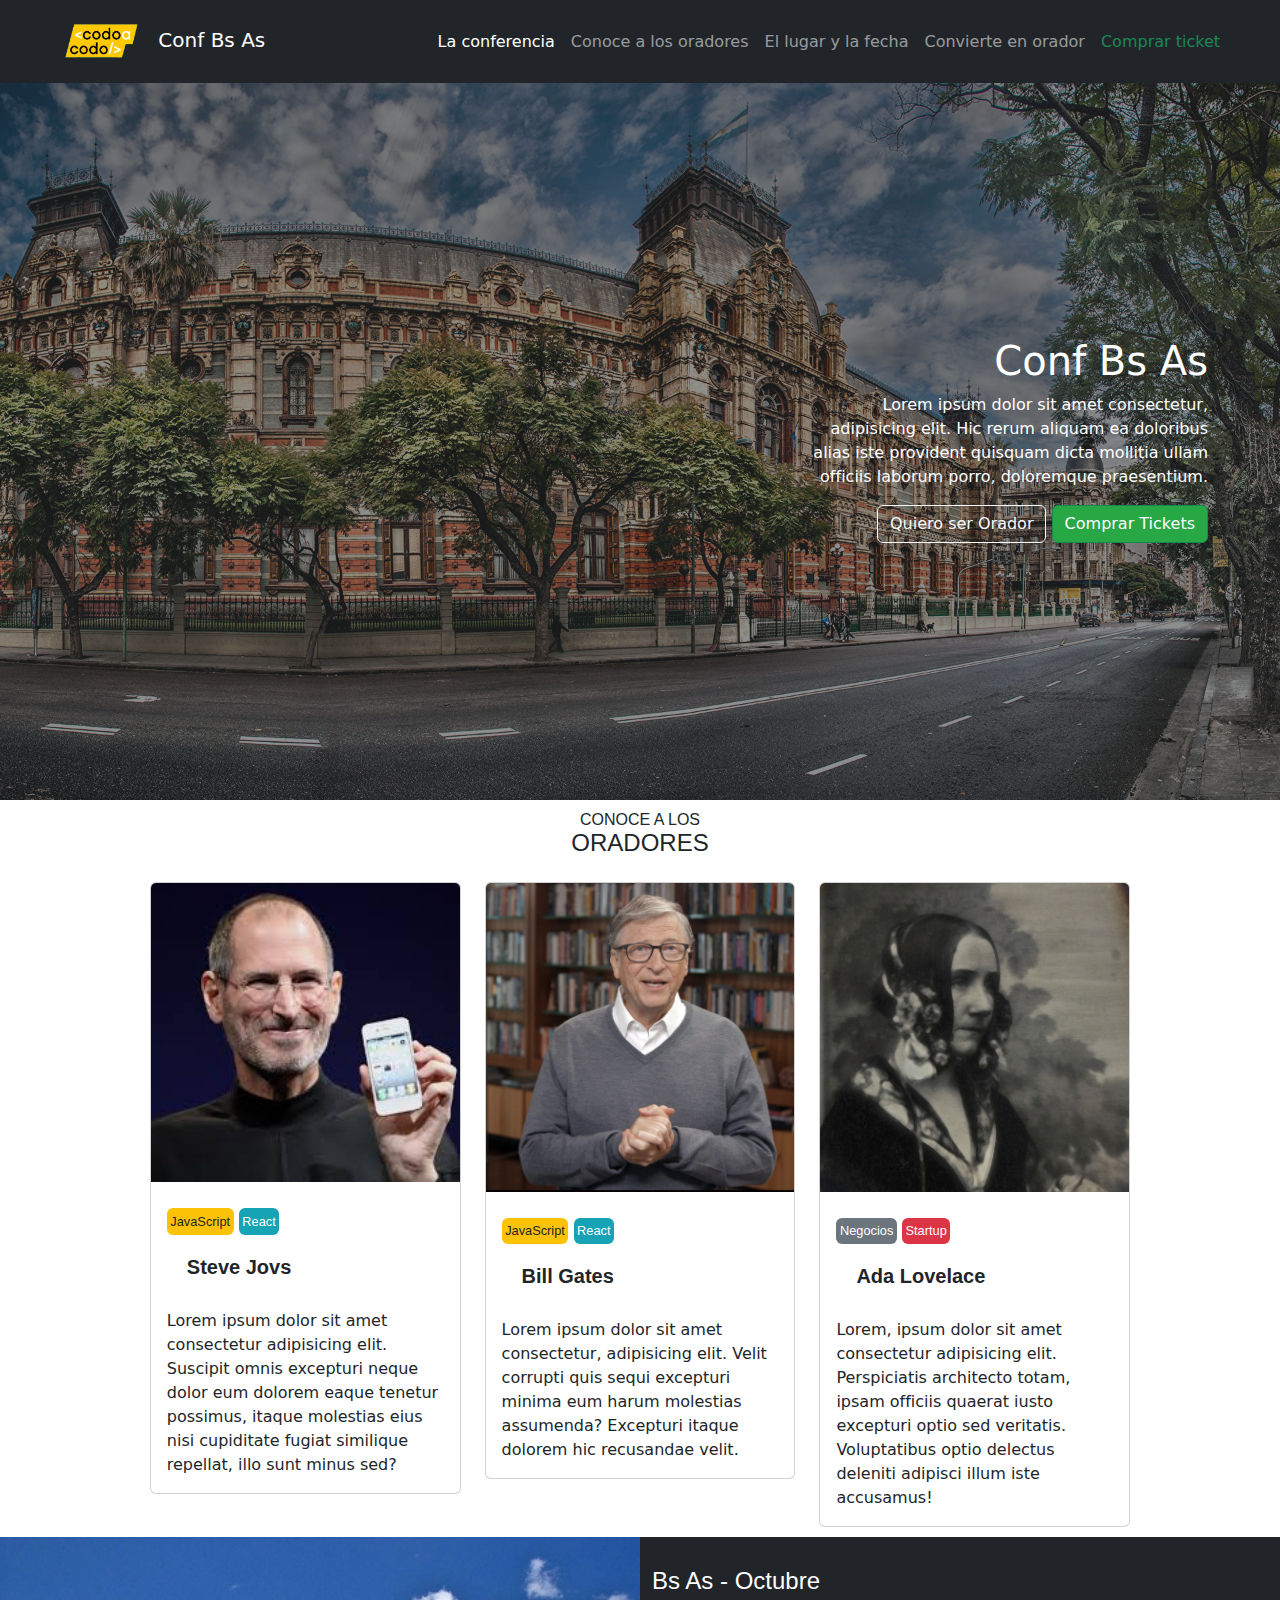
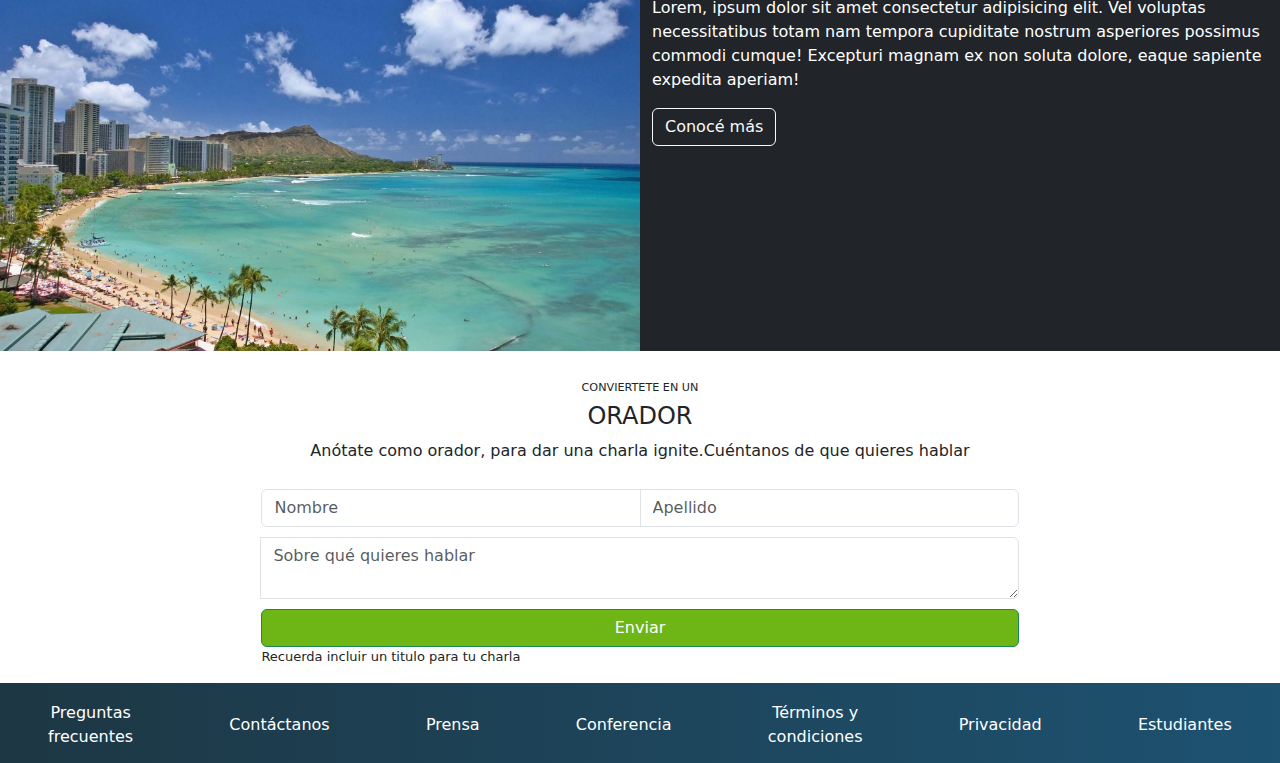
<file: index.html>
<!doctype html>
<html lang="es">

<head>
  <meta charset="utf-8">
  <meta name="viewport" content="width=device-width, initial-scale=1, shrink-to-fit=no">
  <link rel="stylesheet" href="css/bootstrap.min.css">
  <link rel="stylesheet" href="css/style.css">
  <title>Conferencia</title>
</head>

<body>
  <!--header-->
  <nav class="navbar navbar-expand-lg bg-secondary bg-dark navbar-dark fixed-top">
    <div class="container-fluid encabezado">
      <a class="navbar-brand text-white" href="#">
        <img src="assets/img/codoacodo.png" alt="Logo" width="100" class=" d-inline-block align-text-center">
        Conf Bs As
      </a>
      <button class="navbar-toggler" type="button" data-bs-toggle="collapse" data-bs-target="#navbarNav"
        aria-controls="navbarNav" aria-expanded="false" aria-label="Toggle navigation">
        <span class="navbar-toggler-icon"></span>
      </button>
      <div class="collapse navbar-collapse" id="navbarNav">
        <div class="collapse navbar-collapse justify-content-end" id="navbarNavAltMarkup">
          <div class="navbar-nav">
            <a class="nav-link active" aria-current="page" href="#La conferencia">La conferencia</a>
            <a class="nav-link" href="#Oradores">Conoce a los oradores</a>
            <a class="nav-link" href="#Lugar">El lugar y la fecha</a>
            <a class="nav-link" href="#Conviertete">Convierte en orador</a>
            <a class="nav-link text-success" href="./pages/comprarTicket.html">Comprar ticket</a>
          </div>
        </div>
      </div>
  </nav>
  <!--imagen y texto principal-->
  <div class="container-fluid">
    <div class="row flex-row-reverse imgfondo text-white align-items-center">
      <div class="col-8c col-md-4 tarjeta1">
        <h1>Conf Bs As</h1>
        <p>Lorem ipsum dolor sit amet consectetur, adipisicing elit. Hic rerum aliquam ea doloribus alias iste provident
          quisquam dicta mollitia ullam officiis laborum porro, doloremque praesentium.</p>
        <div class="flex">
          <button type="button" class="btn btn-outline-light">Quiero ser Orador</button>
          <button type="button" class="btn btn-success btn-comprar">Comprar Tickets</button>
        </div>
      </div>
    </div>
  </div>
  <!--tarjetas de Oradores-->
  <section>
    <div class="container" id="Oradores">
      <h5 class="text-center">CONOCE A LOS</h5>
      <h2 class="text-center">ORADORES</h2>
      <div class="row row-cols-1 row-cols-md-3 g-4 tarjeta" id="oradores">
        <div class="col">
          <div class="card text-lg-start">
            <img src="assets/img/steve.jpg" class="card-img-top" alt="Foto Steve Jovs" loading="lazy" id="foto">
            <div class="card-body">
              <button type="button" class="btn btn-JavaScript">JavaScript</button>
              <button type="button" class="btn btn-React">React</button>
              <h5 class="card-title">Steve Jovs</h5>
              <p class="card-text">Lorem ipsum dolor sit amet consectetur adipisicing elit. Suscipit omnis excepturi
                neque dolor eum dolorem eaque tenetur possimus, itaque molestias eius nisi cupiditate fugiat similique
                repellat, illo sunt minus sed? </p>
            </div>
          </div>
        </div>
        <div class="col">
          <div class="card text-lg-start" id="tarjeta">
            <img src="assets/img/bill.jpg" class="card-img-top" alt="foto de Bill Gates" loading="lazy">
            <div class="card-body">
              <button type="button" class="btn btn-JavaScript">JavaScript</button>
              <button type="button" class="btn btn-React">React</button>
              <h5 class="card-title">Bill Gates</h5>
              <p class="card-text">Lorem ipsum dolor sit amet consectetur, adipisicing elit. Velit corrupti quis sequi
                excepturi minima eum harum molestias assumenda? Excepturi itaque dolorem hic recusandae velit.</p>
            </div>
          </div>
        </div>
        <div class="col">
          <div class="card text-lg-start" id="tarjeta">
            <img src="assets/img/ada.jpeg" class="card-img-top" alt="Foto Ada" loading="lazy">
            <div class="card-body">
              <button type="button" class="btn btn-Negocios">Negocios</button>
              <button type="button" class="btn btn-Startup">Startup</button>
              <h5 class="card-title">Ada Lovelace</h5>
              <p class="card-text">Lorem, ipsum dolor sit amet consectetur adipisicing elit. Perspiciatis architecto
                totam, ipsam officiis quaerat iusto excepturi optio sed veritatis. Voluptatibus optio delectus deleniti
                adipisci illum iste accusamus!</p>
            </div>
          </div>
        </div>
      </div>
  </section>
  <!--lugar y fecha-->
  <section class="row" id="Lugar">
    <img class="col-12c col-md-6 px-0" src="assets/img/honolulu.jpg" alt="imagen playa">
    <div class="col-12  col-md-6 text-white bg-dark " id="playa">
      <h2 class="central">Bs As - Octubre</h2>
      <p>Lorem, ipsum dolor sit amet consectetur adipisicing elit. Vel voluptas necessitatibus totam nam tempora
        cupiditate nostrum asperiores possimus commodi cumque! Excepturi magnam ex non soluta dolore, eaque sapiente
        expedita aperiam!</p>
      <button type="button" class="btn btn-outline-light text-light">Conocé más</button>
    </div>
  </section>
  <!--quiero ser orador-->
  <section>
    <div class="container text-center" id="Conviertete">
      <h6>CONVIERTETE EN UN</h6>
      <h4>ORADOR</h4>
      <p>Anótate como orador, para dar una charla ignite.Cuéntanos de que quieres hablar</p>
      <div class="row d-inline-flex formulario">
        <div class="input-group sm-3">
          <input type="text" class="form-control" placeholder="Nombre" aria-label="Nombre">
          <input type="text" class="form-control" placeholder="Apellido" aria-label="Apellido">
        </div>
        <div class="input-group">
          <span class="input-text"></span>
          <textarea class="form-control" aria-label="With textarea" placeholder="Sobre qué quieres hablar"></textarea>
        </div>
        <div><input class="btn btn-success enviar" type="submit" value="Enviar">
          <p class="text-start" style="font-size: small;">Recuerda incluir un titulo para tu charla</p>
        </div>
      </div>
    </div>
  </section>
  <footer class="footer">
    <div class="container-fluid text-center">
      <div class="row">
        <nav class="navbar navbar-expand-lg text-center ">
          <button class="navbar-toggler" type="button" data-bs-toggle="collapse" data-bs-target="#navbarNav"
            aria-controls="navbarNav" aria-expanded="false" aria-label="Toggle navigation">
            <span class="navbar-toggler-icon"></span>
          </button>
          <div class="collapse navbar-collapse" id="navbarNav">
            <div class="collapse navbar-collapse justify-content-end">
              <a href="preguntas.html" class="a-nav">Preguntas <br>frecuentes</a>
              <a href="contactanos.html" class="a-nav">Contáctanos</a>
              <a href="" class="a-nav">Prensa</a>
              <a href="#" class="a-nav">Conferencia</a>
              <a href="#" class="a-nav">Términos y <br> condiciones</a>
              <a href="#" class="a-nav">Privacidad</a>
              <a href="#" class="a-nav">Estudiantes</a>
        </nav>
      </div>
    </div>
  </footer>
  <script src="js/bootstrap.bundle.min.js"></script>
</body>

</html>
</file>
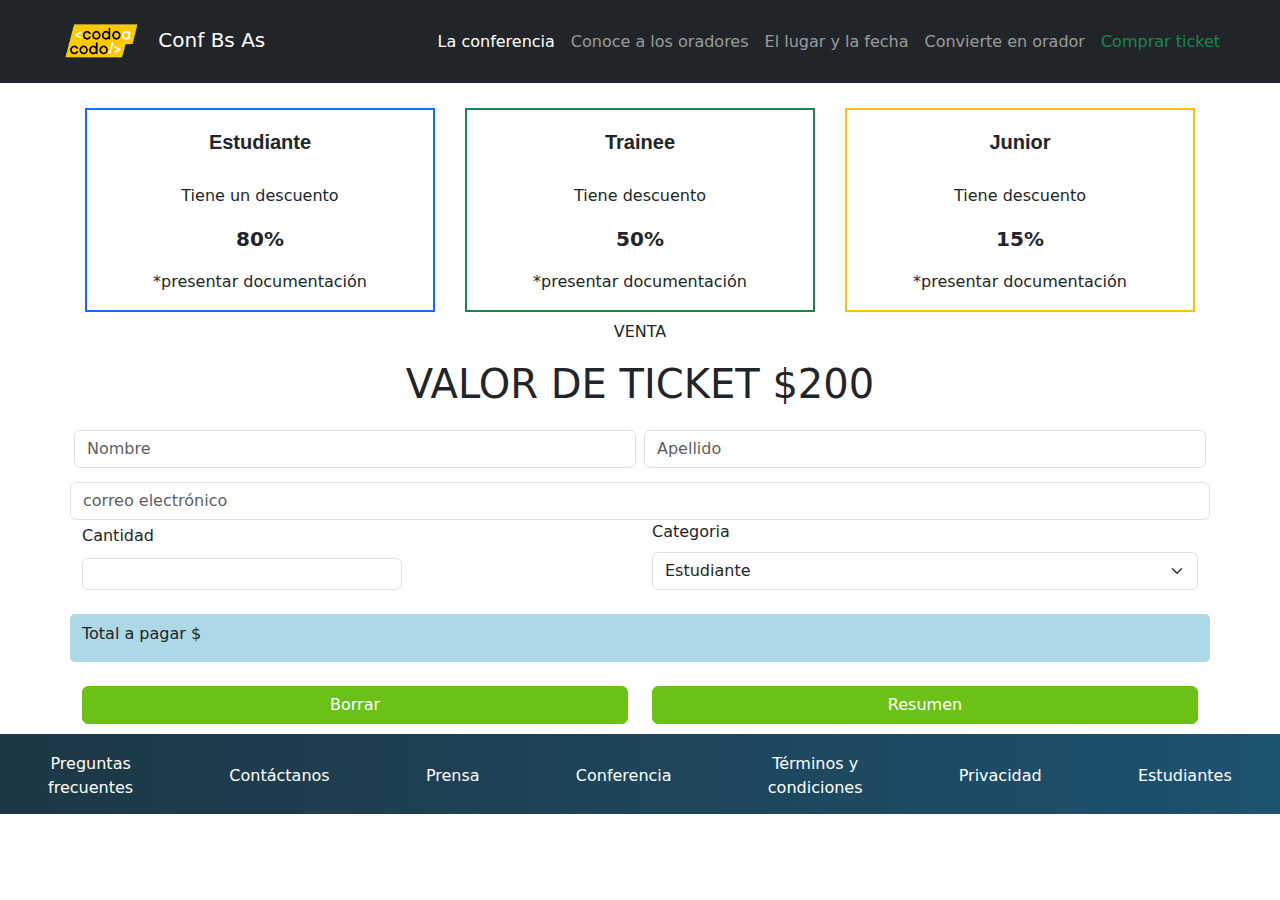
<file: pages/comprarTicket.html>
<!doctype html>
<html lang="es">

<head>
  <meta charset="utf-8">
  <meta name="viewport" content="width=device-width, initial-scale=1, shrink-to-fit=no">
  <link rel="stylesheet" href="../css/bootstrap.min.css">
  <link rel="stylesheet" href="../css/style.css">
  <title>Tickets</title>
</head>

<body>
  <!--header-->
  <nav class="navbar navbar-expand-lg bg-secondary bg-dark navbar-dark fixed-top">
    <div class="container-fluid encabezado">
      <a class="navbar-brand text-white" href="#">
        <img src="../assets/img/codoacodo.png" alt="Logo" width="100" class=" d-inline-block align-text-center">
        Conf Bs As
      </a>
      <button class="navbar-toggler" type="button" data-bs-toggle="collapse" data-bs-target="#navbarNav"
        aria-controls="navbarNav" aria-expanded="false" aria-label="Toggle navigation">
        <span class="navbar-toggler-icon"></span>
      </button>
      <div class="collapse navbar-collapse" id="navbarNav">
        <div class="collapse navbar-collapse justify-content-end" id="navbarNavAltMarkup">
          <div class="navbar-nav">
            <a class="nav-link active" aria-current="page" href="/index.html">La conferencia</a>
            <a class="nav-link" href="#Oradores">Conoce a los oradores</a>
            <a class="nav-link" href="#Lugar">El lugar y la fecha</a>
            <a class="nav-link" href="#Conviertete">Convierte en orador</a>
            <a class="nav-link text-success" href="comprarTicket.html">Comprar ticket</a>
          </div>
        </div>
      </div>
  </nav>
  <section class="container tickets">
    <div class="row">
      <div class="col-12 col-md-4">
        <div class="card-body border border-primary border-2 my-2" id="tickets1">
          <h5 class="card-title">Estudiante</h5>
          <p class="card-text">Tiene un descuento</p>
          <p class="descuento">80%</p>
          <p>*presentar documentación</p>
        </div>
      </div>
      <div class="col-12 col-md-4">
        <div class="card-body border border-success border-2 my-2" id="tickets2">
          <h5 class="card-title">Trainee</h5>
          <p class="card-text">Tiene descuento</p>
          <p class="descuento">50%</p>
          <p>*presentar documentación</p>
        </div>
      </div>
      <div class="col-12 col-md-4">

        <div class="card-body border border-warning border-2 my-2" id="tickets3">
          <h5 class="card-title">Junior</h5>
          <p class="card-text">Tiene descuento</p>
          <p class="descuento">15%</p>
          <p>*presentar documentación</p>
        </div>
      </div>
    </div>
    <div>
      <p class="titulo">VENTA</p>
      <h1 class="sub-titulo">VALOR DE TICKET $200</h1>
    </div>
    <form action="" id="formulario">  
      <div class="row">
        <div class="col p-1">
          <input type="text" class="form-control" name="nombre" id="nombre" placeholder="Nombre" aria-label="Nombre">
        </div>
        <div class="col p-1" id="categoria">
          <input type="text" class="form-control" name="apellido" id="apellido" placeholder="Apellido"
            aria-label="Apellido">
        </div>
        <div class="col-12 p-0">
          <input type="email" class="form-control" name="email" id="email" placeholder="correo electrónico">
        </div>
      </div>
      <div class="row">
        <div class="col-6 pt-1">
          <label for="cantidad" class="from-label">Cantidad</label><br>
          <input type="number" id="cantidad" name="cantidad" class="form-control">
        </div>
        <div class="col-6">
          <label for="categoria" class="form-label">Categoria</label>
          <select id="categoria" class="form-select" name="categoria">
            <option value="0.2">Estudiante</option>
            <option value="0.5">Trainee</option>
            <option value="0.85">Junior</option>
            <option value="1">Sin categoría</option>
          </select>
        </div>
      </div>
      <div class="row mb-3 mt-4 mb-4 valor">
        <label for="imputTotal" class="col 6 mt-2">Total a pagar $ <span id="total"></span></label>
      </div>
      <div class="row">
        <div class="d-grid gap-2 col-6 mx-auto">
          <button class="btn  btn-success" type="button" value="borrar" id="borrar" onclick="borrarFormulario(event,this.form)">Borrar</button>
        </div>
        <div class="d-grid gap-2 col-6 mx-auto">
          <button class="btn btn-success" type="button" value="resumen" id="resumen"
            onclick="return validar(event,this.form)">Resumen</button>
        </div>
      </div>
    </form>
  </section>
  <footer class="footer">
    <div class="container-fluid text-center">
      <div class="row">
        <nav class="navbar navbar-expand-lg text-center ">
          <button class="navbar-toggler" type="button" data-bs-toggle="collapse" data-bs-target="#navbarNav"
            aria-controls="navbarNav" aria-expanded="false" aria-label="Toggle navigation">
            <span class="navbar-toggler-icon"></span>
          </button>
          <div class="collapse navbar-collapse" id="navbarNav">
            <div class="collapse navbar-collapse justify-content-end">
              <a href="/pages/preguntas.html" class="a-nav">Preguntas <br>frecuentes</a>
              <a href="/pages/contactanos.html" class="a-nav">Contáctanos</a>
              <a href="" class="a-nav">Prensa</a>
              <a href="#" class="a-nav">Conferencia</a>
              <a href="#" class="a-nav">Términos y <br> condiciones</a>
              <a href="#" class="a-nav">Privacidad</a>
              <a href="#" class="a-nav">Estudiantes</a>
        </nav>
      </div>
    </div>
  </footer>
  <script src="../js/script.js"></script>
  <script src="/js/bootstrap.bundle.min.js"></script>
</body>

</html>
</file>
<file: css/style.css>
.encabezado{
    margin: 0 40px;
}
.imgfondo{
    background-image:url("../assets/img/hawaii.jpg");     
    background-position: center;
    background-size: cover;  
    background-color: rgb(78, 80, 80);
    background-blend-mode: soft-light;
    margin-top: 5em;
    height: 80vh;    
    text-align: right;
}
.tarjeta1{
    margin-right: 60px;

}
.btn-comprar{
background: rgb(39,168,68);
}  

h5{
    font-family:Arial, Helvetica, sans-serif ;
    font-size: 1em;
    margin-top: 10px;
    margin-bottom: 0px;
}
h2{
     margin-top: 0%;
    font-family:Arial, Helvetica, sans-serif ;
    font-size: 1.5em; 
    margin-bottom: 0px;
  
}
.tarjeta{
    
   width:90%;
   margin: auto;
}
#oradores{
    margin-bottom: 10px;
}
  
.btn-JavaScript{
    margin-top: 10px;
    padding: 0.2em;
    background: rgb(252, 194, 6);    
    font-size: 0.8em;
    font-family: 'Inter', sans-serif;
}
.btn-React{
    margin-top: 10px;
    padding: 0.2em;
    color: white;
    font-size: 0.8em;
    background: rgb(22,163, 181);
    font-family: 'Inter', sans-serif;
}
.btn-Negocios{
    margin-top: 10px;
    padding: 0.2em;
    color: white;
    font-size: 0.8em;
    background:rgb(108,117,126);
    font-family: 'Inter', sans-serif;
}
.btn-Startup{
    margin-top: 10px;
    padding: 0.2em;
    color: white;
    font-size: 0.8em;
    background:rgba(220, 53,70);
    font-family: 'Inter', sans-serif;
}
.card-title{
    font-weight: bold;
    margin-top: 0;
    margin-bottom: 10px;

}
#info-central{

    margin-bottom: 20px;
}
.imagen-playa{
    background-image: url(/assets/img/honolulu.jpg);

    
}
.card-title{    
 padding: 20px;  
   
}
.central{
margin-top: 30px;
}
h6{
    font-size: 0.7em;
    font-weight: 300;
    margin-top: 30px;
}
.formulario{    
    width: 70%;
}
.form-control{
    margin-top: 10px;
}
.enviar{
    width: 100%;
    margin-top: 10px;
    background: rgb(110, 181, 22);
}
/*formulario2*/
.tickets{ 
    margin-top: 100px; 
      
}
#tickets1,#tickets2,#tickets3{  
    text-align: center;
    margin:0 3px;
}
.card-title{
    font-size:20px;
}
.descuento{
   font-weight: bolder;
   font-size: 20px;
}
.titulo{
    text-align: center;
}
.sub-titulo{
    text-align: center;
}

.valor{
    background-color: lightblue;
    border-radius: 5px;
    height: 3em;   
    margin-bottom: 10px;
}
#cantidad{

    margin-top: 10px;
    height: 2em;
    width: 20em;
}

#borrar{    
    border-color: rgb(108, 193, 22);
    background-color: rgb(108 , 193, 22);
    color:white;       
    margin-bottom: 10px;
    
    
}
#resumen{
    border-color: rgb(108, 193, 22);
    background-color:rgb(108, 193, 22) ;
    color:white;   
    margin-bottom: 10px;
    
}
.footer{
    height: 80px;
    text-align: start;    
    background:linear-gradient( to right, rgb(29,55,68),rgb(29,82,113));
    margin:auto;
}
.a-nav{
    padding-top: 10px;
    color:white;
    text-decoration: none;
    background-position: center ;
    margin:auto;
}
</file>
